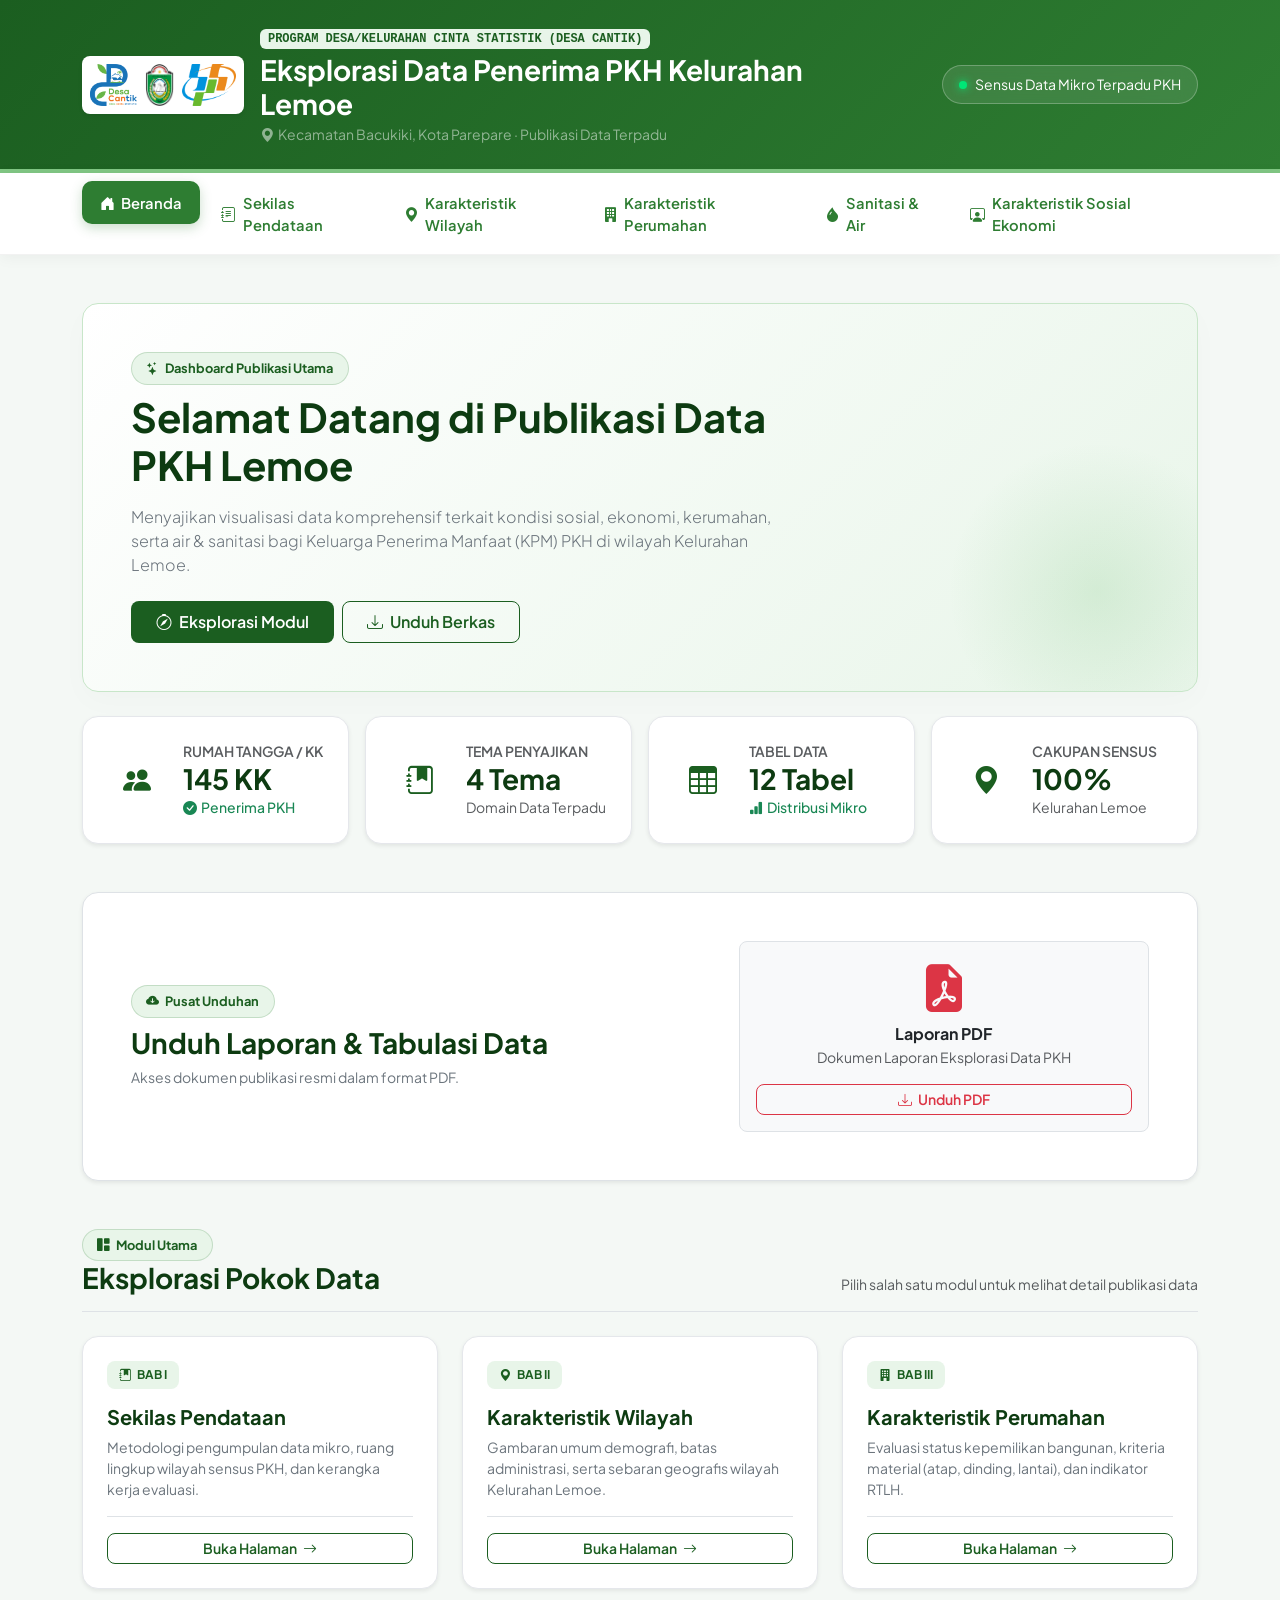
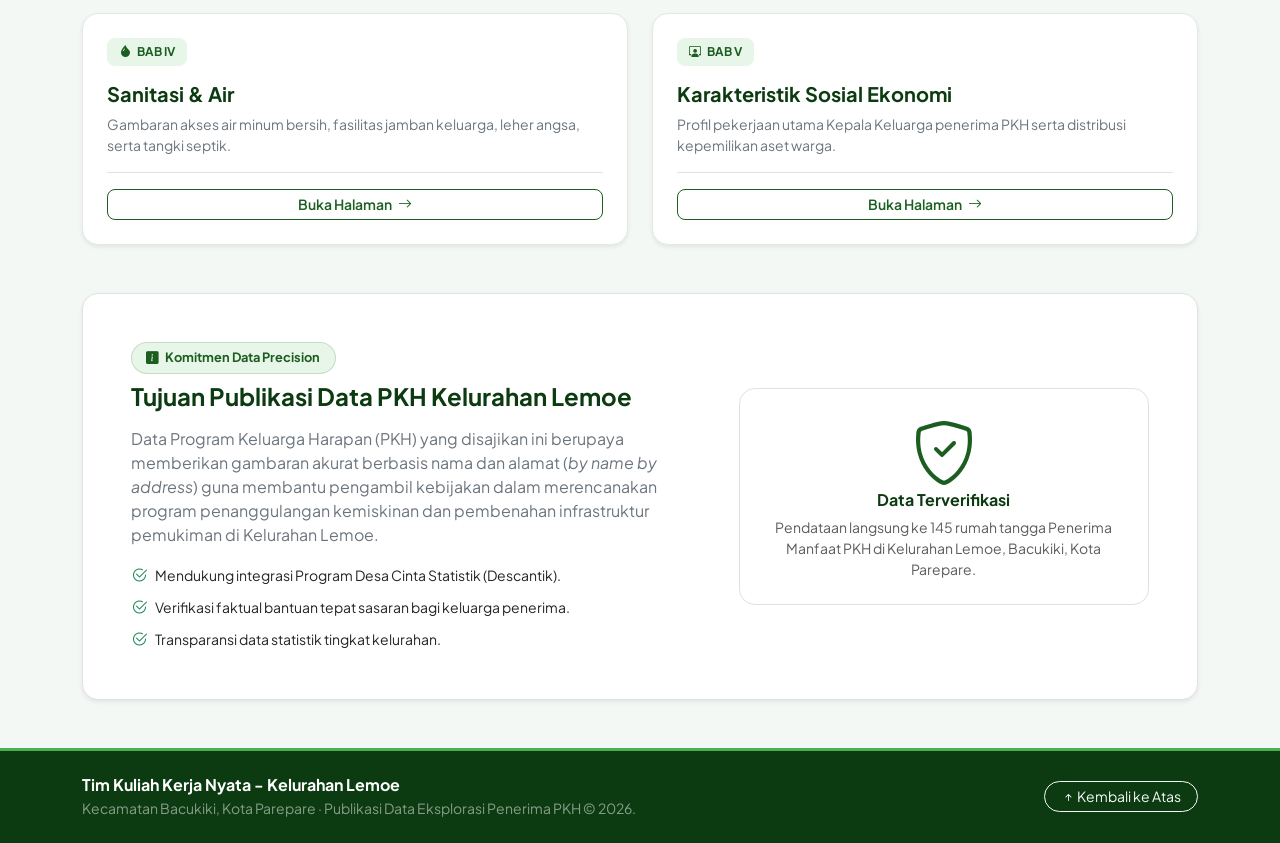
<file: index.html>
<!DOCTYPE html>
<html lang="id">
<head>
    <meta charset="UTF-8">
    <meta name="viewport" content="width=device-width, initial-scale=1.0">
    <title>Beranda - Publikasi Data PKH Kelurahan Lemoe</title>
    
    <!-- Bootstrap 5 CSS -->
    <link href="https://cdn.jsdelivr.net/npm/bootstrap@5.3.2/dist/css/bootstrap.min.css" rel="stylesheet">
    <!-- Bootstrap Icons -->
    <link rel="stylesheet" href="https://cdn.jsdelivr.net/npm/bootstrap-icons@1.11.1/font/bootstrap-icons.css">
    <!-- Google Fonts -->
    <link href="https://fonts.googleapis.com/css2?family=Plus+Jakarta+Sans:wght@300;400;500;600;700;800&display=swap" rel="stylesheet">
    <!-- Custom CSS -->
    <link rel="stylesheet" href="css/style.css">
</head>
<body>

    <!-- Header Section -->
    <header class="hero-header py-4">
        <div class="container">
            <div class="row align-items-center g-3">
                <div class="col-lg-8">
                    <div class="d-flex align-items-center gap-3 flex-column flex-sm-row text-center text-sm-start">
                        <div class="logo-container d-flex align-items-center justify-content-center gap-2 bg-white p-2 rounded-3 shadow-sm">
                            <img src="assets/logo/logo1.png" alt="Logo 1" class="header-logo" onerror="this.src='https://via.placeholder.com/50x50?text=Logo+1'">
                            <img src="assets/logo/logo2.png" alt="Logo 2" class="header-logo" onerror="this.src='https://via.placeholder.com/50x50?text=Logo+2'">
                            <img src="assets/logo/logo3.png" alt="Logo 3" class="header-logo" onerror="this.src='https://via.placeholder.com/50x50?text=Logo+3'">
                        </div>
                        <div>
                            <span class="badge bg-green-subtle text-green fw-semibold mb-1 tracking-wider text-uppercase font-monospace">
                                Program Desa/Kelurahan Cinta Statistik (Desa Cantik)
                            </span>
                            <h1 class="h3 mb-1 fw-bold text-white">Eksplorasi Data Penerima PKH Kelurahan Lemoe</h1>
                            <p class="mb-0 text-white-50 small">
                                <i class="bi bi-geo-alt-fill me-1"></i>Kecamatan Bacukiki, Kota Parepare · Publikasi Data Terpadu
                            </p>
                        </div>
                    </div>
                </div>
                <div class="col-lg-4 text-lg-end text-center">
                    <div class="header-badge-status d-inline-flex align-items-center gap-2 px-3 py-2 rounded-pill bg-white bg-opacity-10 text-white border border-white border-opacity-25 small backdrop-blur">
                        <span class="status-dot"></span>
                        <span>Sensus Data Mikro Terpadu PKH</span>
                    </div>
                </div>
            </div>
        </div>
    </header>

    <!-- Navigation Bar -->
    <nav class="navbar navbar-expand-lg custom-navbar sticky-top">
        <div class="container">
            <button class="navbar-toggler w-100 my-2 border-0 shadow-none d-lg-none" type="button" data-bs-toggle="collapse" data-bs-target="#mainNav" aria-controls="mainNav" aria-expanded="false" aria-label="Toggle navigation">
                <span class="d-flex justify-content-between align-items-center fw-bold text-success">
                    <span><i class="bi bi-grid-fill me-2"></i>Menu Navigasi</span>
                    <i class="bi bi-chevron-expand fs-5"></i>
                </span>
            </button>
            <div class="collapse navbar-collapse" id="mainNav">
                <ul class="navbar-nav me-auto gap-1 py-2 py-lg-0">
                    <li class="nav-item">
                        <a class="nav-link active" href="index.html">
                            <i class="bi bi-house-door-fill"></i> Beranda
                        </a>
                    </li>
                    <li class="nav-item">
                        <a class="nav-link" href="metodologi.html">
                            <i class="bi bi-journal-text"></i> Sekilas Pendataan
                        </a>
                    </li>
                    <li class="nav-item">
                        <a class="nav-link" href="karakteristik-wilayah.html">
                            <i class="bi bi-geo-alt-fill"></i> Karakteristik Wilayah
                        </a>
                    </li>
                    <li class="nav-item">
                        <a class="nav-link" href="karakteristik-perumahan.html">
                            <i class="bi bi-building-fill"></i> Karakteristik Perumahan
                        </a>
                    </li>
                    <li class="nav-item">
                        <a class="nav-link" href="sanitasi-dan-air.html">
                            <i class="bi bi-droplet-fill"></i> Sanitasi & Air
                        </a>
                    </li>
                    <li class="nav-item">
                        <a class="nav-link" href="sosial-ekonomi.html">
                            <i class="bi bi-person-workspace"></i> Karakteristik Sosial Ekonomi
                        </a>
                    </li>
                </ul>
            </div>
        </div>
    </nav>

    <!-- Main Content -->
    <main class="container py-4 py-lg-5">
        
        <!-- Welcome Hero Banner -->
        <div class="welcome-banner p-4 p-md-5 mb-4 rounded-4 position-relative overflow-hidden">
            <div class="row align-items-center position-relative z-1">
                <div class="col-lg-8">
                    <span class="section-badge mb-2">
                        <i class="bi bi-stars me-1"></i> Dashboard Publikasi Utama
                    </span>
                    <h2 class="display-6 fw-bold text-dark-green mb-3">
                        Selamat Datang di Publikasi Data PKH Lemoe
                    </h2>
                    <p class="lead text-secondary mb-4 fs-6 fs-md-5">
                        Menyajikan visualisasi data komprehensif terkait kondisi sosial, ekonomi, kerumahan, serta air & sanitasi bagi Keluarga Penerima Manfaat (KPM) PKH di wilayah Kelurahan Lemoe.
                    </p>
                    <div class="d-flex flex-wrap gap-2">
                        <a href="#modul-data" class="btn btn-green px-4 py-2 rounded-3 text-white font-semibold">
                            <i class="bi bi-compass me-1"></i> Eksplorasi Modul
                        </a>
                        <a href="#unduh-data" class="btn btn-outline-green px-4 py-2 rounded-3 font-semibold">
                            <i class="bi bi-download me-1"></i> Unduh Berkas
                        </a>
                    </div>
                </div>
            </div>
            <div class="banner-bg-shape"></div>
        </div>

        <!-- Metric Summary Cards (Cakupan Pendataan PKH) -->
        <div class="row g-3 mb-5">
            <div class="col-12 col-sm-6 col-lg-3">
                <div class="stat-card p-3 p-md-4 rounded-4 bg-white border shadow-sm h-100">
                    <div class="d-flex align-items-center gap-3">
                        <div class="stat-icon bg-light-green text-green rounded-3 p-3 fs-3">
                            <i class="bi bi-people-fill"></i>
                        </div>
                        <div>
                            <span class="text-muted text-uppercase small fw-semibold d-block">Rumah Tangga / KK</span>
                            <h3 class="fw-bold mb-0 text-dark-green">145 KK</h3>
                            <small class="text-success fw-medium"><i class="bi bi-check-circle-fill me-1"></i>Penerima PKH</small>
                        </div>
                    </div>
                </div>
            </div>
            <div class="col-12 col-sm-6 col-lg-3">
                <div class="stat-card p-3 p-md-4 rounded-4 bg-white border shadow-sm h-100">
                    <div class="d-flex align-items-center gap-3">
                        <div class="stat-icon bg-light-green text-green rounded-3 p-3 fs-3">
                            <i class="bi bi-journal-bookmark-fill"></i>
                        </div>
                        <div>
                            <span class="text-muted text-uppercase small fw-semibold d-block">Tema Penyajikan</span>
                            <h3 class="fw-bold mb-0 text-dark-green">4 Tema</h3>
                            <small class="text-muted">Domain Data Terpadu</small>
                        </div>
                    </div>
                </div>
            </div>
            <div class="col-12 col-sm-6 col-lg-3">
                <div class="stat-card p-3 p-md-4 rounded-4 bg-white border shadow-sm h-100">
                    <div class="d-flex align-items-center gap-3">
                        <div class="stat-icon bg-light-green text-green rounded-3 p-3 fs-3">
                            <i class="bi bi-table"></i>
                        </div>
                        <div>
                            <span class="text-muted text-uppercase small fw-semibold d-block">Tabel Data</span>
                            <h3 class="fw-bold mb-0 text-dark-green">12 Tabel</h3>
                            <small class="text-success fw-medium"><i class="bi bi-bar-chart-fill me-1"></i>Distribusi Mikro</small>
                        </div>
                    </div>
                </div>
            </div>
            <div class="col-12 col-sm-6 col-lg-3">
                <div class="stat-card p-3 p-md-4 rounded-4 bg-white border shadow-sm h-100">
                    <div class="d-flex align-items-center gap-3">
                        <div class="stat-icon bg-light-green text-green rounded-3 p-3 fs-3">
                            <i class="bi bi-geo-alt-fill"></i>
                        </div>
                        <div>
                            <span class="text-muted text-uppercase small fw-semibold d-block">Cakupan Sensus</span>
                            <h3 class="fw-bold mb-0 text-dark-green">100%</h3>
                            <small class="text-muted">Kelurahan Lemoe</small>
                        </div>
                    </div>
                </div>
            </div>
        </div>

        <!-- Section Download File PDF & Excel -->
        <div id="unduh-data" class="mb-5">
            <div class="p-4 p-md-5 rounded-4 border shadow-sm bg-white">
                <div class="row align-items-center g-4">
                    <div class="col-lg-7"> <!-- Ubah dari col-lg-6 ke col-lg-7 agar teks lebih luas -->
                        <span class="section-badge mb-2"><i class="bi bi-cloud-arrow-down-fill me-1"></i> Pusat Unduhan</span>
                        <h3 class="fw-bold text-dark-green mb-2">Unduh Laporan & Tabulasi Data</h3>
                        <p class="text-secondary small mb-0">
                            Akses dokumen publikasi resmi dalam format PDF.
                        </p>
                    </div>
                    <div class="col-lg-5"> <!-- Ubah dari col-lg-6 ke col-lg-5 -->
                        <div class="row">
                            <!-- Download PDF -->
                            <div class="col-12"> <!-- Ubah dari col-sm-6 ke col-12 agar selebar kolom -->
                                <div class="p-3 border rounded-3 bg-light text-center h-100 d-flex flex-column justify-content-between">
                                    <div>
                                        <i class="bi bi-file-earmark-pdf-fill text-danger display-5 mb-2 d-block"></i>
                                        <h6 class="fw-bold text-dark mb-1">Laporan PDF</h6>
                                        <small class="text-muted d-block mb-3">Dokumen Laporan Eksplorasi Data PKH</small>
                                    </div>
                                    <a href="assets/files/publikasi-pkh-lemoe.pdf" download class="btn btn-outline-danger btn-sm w-100 rounded-3 font-semibold">
                                        <i class="bi bi-download me-1"></i> Unduh PDF
                                    </a>
                                </div>
                            </div>
                        </div>
                    </div>
                </div>
            </div>
        </div>

        <!-- Section Title Modul -->
        <div id="modul-data" class="d-flex justify-content-between align-items-end mb-4 border-bottom pb-3">
            <div>
                <span class="section-badge"><i class="bi bi-grid-1x2-fill me-1"></i> Modul Utama</span>
                <h3 class="fw-bold text-dark-green mb-0">Eksplorasi Pokok Data</h3>
            </div>
            <small class="text-muted d-none d-md-block">Pilih salah satu modul untuk melihat detail publikasi data</small>
        </div>

        <!-- Grid Cards Modul Data -->
        <div class="row g-4 mb-5">
            <!-- Card 1: Sekilas Pendataan -->
            <div class="col-md-6 col-lg-4">
                <div class="modul-card card h-100 border-0 rounded-4 shadow-sm">
                    <div class="card-body p-4 d-flex flex-column justify-content-between">
                        <div>
                            <div class="card-badge bg-green-subtle text-green mb-3">
                                <i class="bi bi-journal-bookmark-fill me-1"></i> BAB I
                            </div>
                            <h5 class="card-title fw-bold text-dark-green mb-2">Sekilas Pendataan</h5>
                            <p class="card-text text-secondary small">
                                Metodologi pengumpulan data mikro, ruang lingkup wilayah sensus PKH, dan kerangka kerja evaluasi.
                            </p>
                        </div>
                        <div class="pt-3 border-top mt-3">
                            <a href="metodologi.html" class="btn btn-outline-green btn-sm w-100 rounded-3 font-semibold">
                                Buka Halaman <i class="bi bi-arrow-right ms-1"></i>
                            </a>
                        </div>
                    </div>
                </div>
            </div>

            <!-- Card 2: Karakteristik Wilayah -->
            <div class="col-md-6 col-lg-4">
                <div class="modul-card card h-100 border-0 rounded-4 shadow-sm">
                    <div class="card-body p-4 d-flex flex-column justify-content-between">
                        <div>
                            <div class="card-badge bg-green-subtle text-green mb-3">
                                <i class="bi bi-geo-alt-fill me-1"></i> BAB II
                            </div>
                            <h5 class="card-title fw-bold text-dark-green mb-2">Karakteristik Wilayah</h5>
                            <p class="card-text text-secondary small">
                                Gambaran umum demografi, batas administrasi, serta sebaran geografis wilayah Kelurahan Lemoe.
                            </p>
                        </div>
                        <div class="pt-3 border-top mt-3">
                            <a href="karakteristik-wilayah.html" class="btn btn-outline-green btn-sm w-100 rounded-3 font-semibold">
                                Buka Halaman <i class="bi bi-arrow-right ms-1"></i>
                            </a>
                        </div>
                    </div>
                </div>
            </div>

            <!-- Card 3: Karakteristik Perumahan -->
            <div class="col-md-6 col-lg-4">
                <div class="modul-card card h-100 border-0 rounded-4 shadow-sm">
                    <div class="card-body p-4 d-flex flex-column justify-content-between">
                        <div>
                            <div class="card-badge bg-green-subtle text-green mb-3">
                                <i class="bi bi-building-fill me-1"></i> BAB III
                            </div>
                            <h5 class="card-title fw-bold text-dark-green mb-2">Karakteristik Perumahan</h5>
                            <p class="card-text text-secondary small">
                                Evaluasi status kepemilikan bangunan, kriteria material (atap, dinding, lantai), dan indikator RTLH.
                            </p>
                        </div>
                        <div class="pt-3 border-top mt-3">
                            <a href="karakteristik-perumahan.html" class="btn btn-outline-green btn-sm w-100 rounded-3 font-semibold">
                                Buka Halaman <i class="bi bi-arrow-right ms-1"></i>
                            </a>
                        </div>
                    </div>
                </div>
            </div>

            <!-- Card 4: Sanitasi & Air -->
            <div class="col-md-6 col-lg-6">
                <div class="modul-card card h-100 border-0 rounded-4 shadow-sm">
                    <div class="card-body p-4 d-flex flex-column justify-content-between">
                        <div>
                            <div class="card-badge bg-green-subtle text-green mb-3">
                                <i class="bi bi-droplet-fill me-1"></i> BAB IV
                            </div>
                            <h5 class="card-title fw-bold text-dark-green mb-2">Sanitasi & Air</h5>
                            <p class="card-text text-secondary small">
                                Gambaran akses air minum bersih, fasilitas jamban keluarga, leher angsa, serta tangki septik.
                            </p>
                        </div>
                        <div class="pt-3 border-top mt-3">
                            <a href="sanitasi-dan-air.html" class="btn btn-outline-green btn-sm w-100 rounded-3 font-semibold">
                                Buka Halaman <i class="bi bi-arrow-right ms-1"></i>
                            </a>
                        </div>
                    </div>
                </div>
            </div>

            <!-- Card 5: Karakteristik Sosial Ekonomi -->
            <div class="col-md-6 col-lg-6">
                <div class="modul-card card h-100 border-0 rounded-4 shadow-sm">
                    <div class="card-body p-4 d-flex flex-column justify-content-between">
                        <div>
                            <div class="card-badge bg-green-subtle text-green mb-3">
                                <i class="bi bi-person-workspace me-1"></i> BAB V
                            </div>
                            <h5 class="card-title fw-bold text-dark-green mb-2">Karakteristik Sosial Ekonomi</h5>
                            <p class="card-text text-secondary small">
                                Profil pekerjaan utama Kepala Keluarga penerima PKH serta distribusi kepemilikan aset warga.
                            </p>
                        </div>
                        <div class="pt-3 border-top mt-3">
                            <a href="sosial-ekonomi.html" class="btn btn-outline-green btn-sm w-100 rounded-3 font-semibold">
                                Buka Halaman <i class="bi bi-arrow-right ms-1"></i>
                            </a>
                        </div>
                    </div>
                </div>
            </div>
        </div>

        <!-- Highlight Informatif tentang PKH Lemoe -->
        <div class="bg-white p-4 p-md-5 rounded-4 border shadow-sm">
            <div class="row align-items-center g-4">
                <div class="col-lg-7">
                    <span class="section-badge mb-2"><i class="bi bi-info-square-fill me-1"></i> Komitmen Data Precision</span>
                    <h4 class="fw-bold text-dark-green mb-3">Tujuan Publikasi Data PKH Kelurahan Lemoe</h4>
                    <p class="text-secondary mb-3 small fs-6">
                        Data Program Keluarga Harapan (PKH) yang disajikan ini berupaya memberikan gambaran akurat berbasis nama dan alamat (<em>by name by address</em>) guna membantu pengambil kebijakan dalam merencanakan program penanggulangan kemiskinan dan pembenahan infrastruktur pemukiman di Kelurahan Lemoe.
                    </p>
                    <ul class="list-unstyled d-flex flex-column gap-2 mb-0 text-dark small">
                        <li><i class="bi bi-check2-circle text-success me-2 fs-6"></i>Mendukung integrasi Program Desa Cinta Statistik (Descantik).</li>
                        <li><i class="bi bi-check2-circle text-success me-2 fs-6"></i>Verifikasi faktual bantuan tepat sasaran bagi keluarga penerima.</li>
                        <li><i class="bi bi-check2-circle text-success me-2 fs-6"></i>Transparansi data statistik tingkat kelurahan.</li>
                    </ul>
                </div>
                <div class="col-lg-5 text-center">
                    <div class="p-4 rounded-4 bg-light-green border border-green border-opacity-25">
                        <i class="bi bi-shield-check display-3 text-green mb-2"></i>
                        <h6 class="fw-bold text-dark-green">Data Terverifikasi</h6>
                        <p class="small text-muted mb-0">
                            Pendataan langsung ke 145 rumah tangga Penerima Manfaat PKH di Kelurahan Lemoe, Bacukiki, Kota Parepare.
                        </p>
                    </div>
                </div>
            </div>
        </div>

    </main>

    <!-- Footer -->
    <footer class="footer-custom py-4 mt-auto">
        <div class="container text-center text-md-start">
            <div class="row align-items-center g-3">
                <div class="col-md-8">
                    <h6 class="fw-bold text-white mb-1">Tim Kuliah Kerja Nyata - Kelurahan Lemoe</h6>
                    <p class="small text-white-50 mb-0">
                        Kecamatan Bacukiki, Kota Parepare · Publikasi Data Eksplorasi Penerima PKH &copy; 2026.
                    </p>
                </div>
                <div class="col-md-4 text-md-end">
                    <a href="#" class="btn btn-sm btn-outline-light rounded-pill px-3">
                        <i class="bi bi-arrow-up-short"></i> Kembali ke Atas
                    </a>
                </div>
            </div>
        </div>
    </footer>

    <!-- Bootstrap Bundle JS -->
    <script src="https://cdn.jsdelivr.net/npm/bootstrap@5.3.2/dist/js/bootstrap.bundle.min.js"></script>
    <!-- Custom JS -->
    <script src="js/script.js"></script>
</body>
</html>
</file>
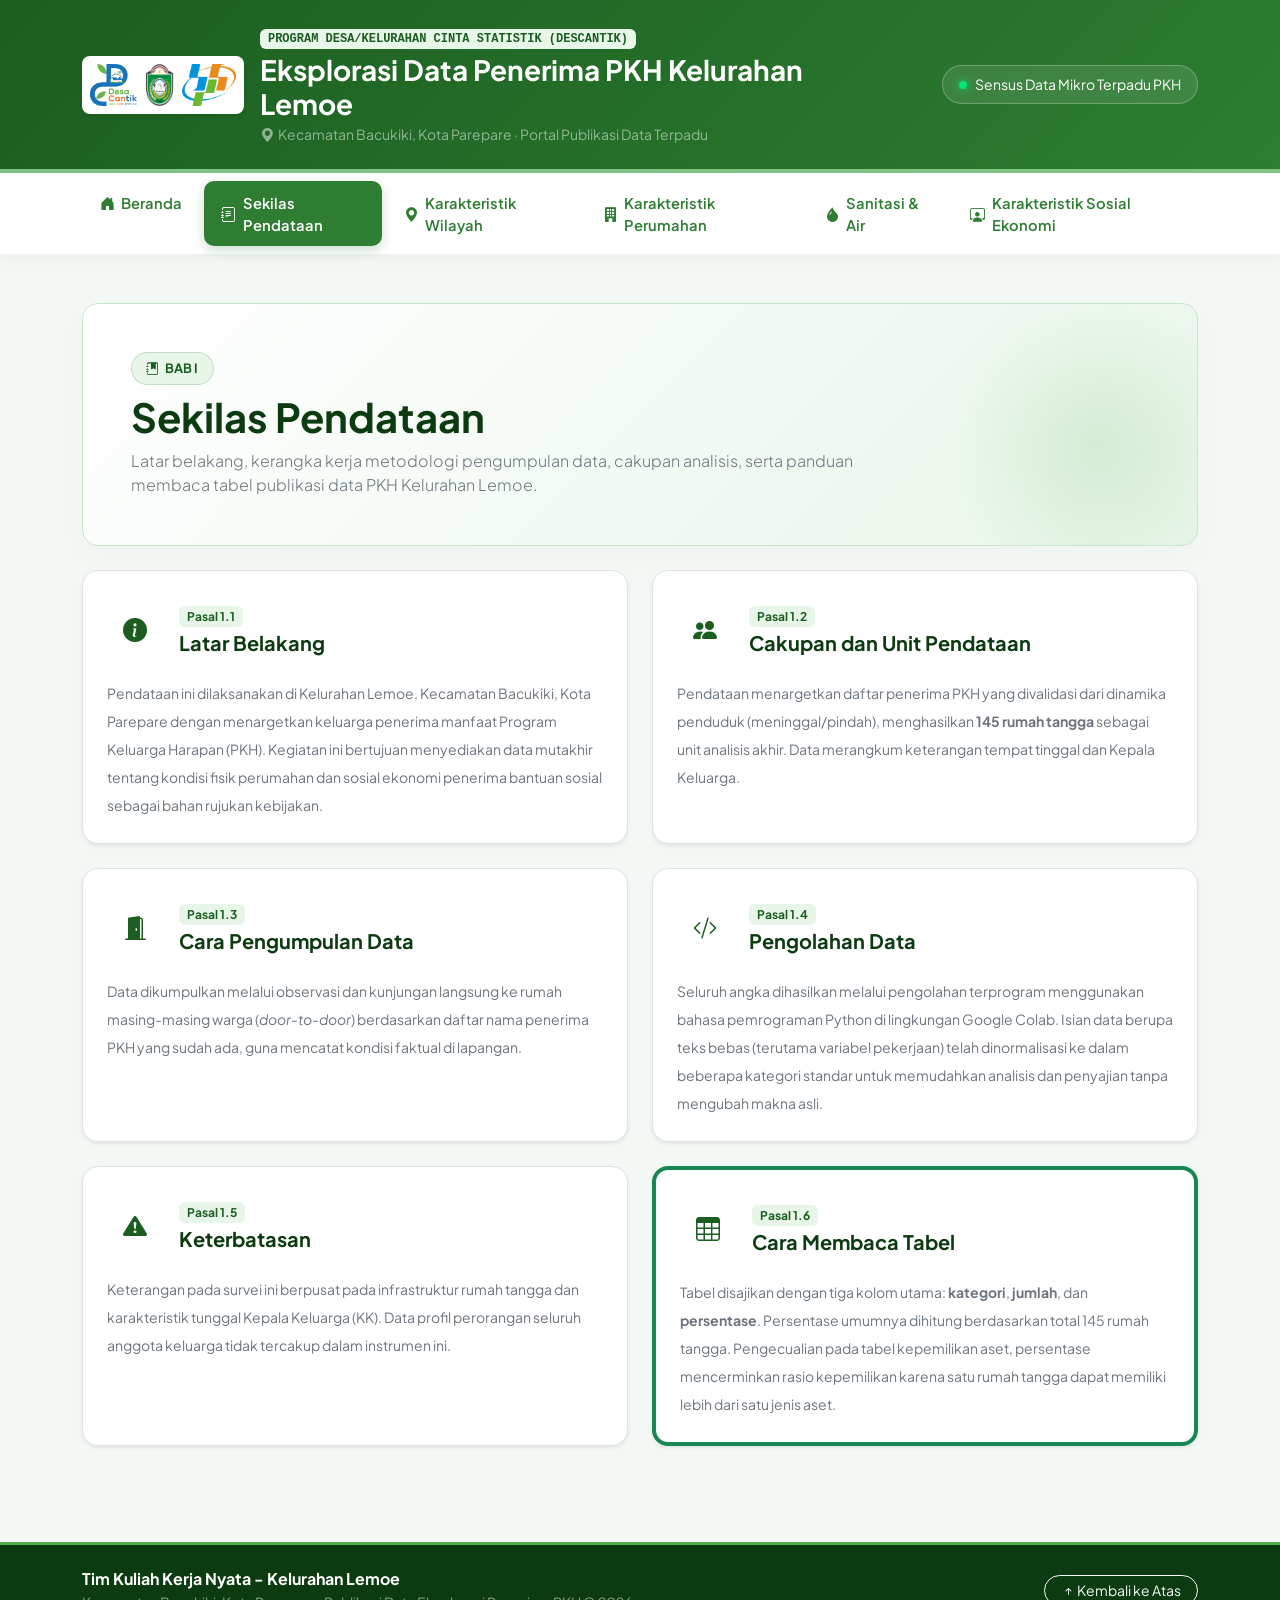
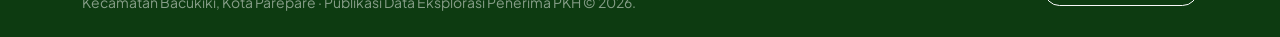
<file: metodologi.html>
<!DOCTYPE html>
<html lang="id">
<head>
    <meta charset="UTF-8">
    <meta name="viewport" content="width=device-width, initial-scale=1.0">
    <title>Sekilas Pendataan - Publikasi Data PKH Kelurahan Lemoe</title>
    
    <!-- Bootstrap 5 CSS -->
    <link href="https://cdn.jsdelivr.net/npm/bootstrap@5.3.2/dist/css/bootstrap.min.css" rel="stylesheet">
    <!-- Bootstrap Icons -->
    <link rel="stylesheet" href="https://cdn.jsdelivr.net/npm/bootstrap-icons@1.11.1/font/bootstrap-icons.css">
    <!-- Google Fonts -->
    <link href="https://fonts.googleapis.com/css2?family=Plus+Jakarta+Sans:wght@300;400;500;600;700;800&display=swap" rel="stylesheet">
    <!-- Custom CSS -->
    <link rel="stylesheet" href="css/style.css">
</head>
<body>

    <!-- Header Section -->
    <header class="hero-header py-4">
        <div class="container">
            <div class="row align-items-center g-3">
                <div class="col-lg-8">
                    <div class="d-flex align-items-center gap-3 flex-wrap flex-sm-nowrap text-center text-sm-start">
                        <div class="logo-container d-flex align-items-center gap-2 bg-white p-2 rounded-3 shadow-sm">
                            <img src="assets/logo/logo1.png" alt="Logo 1" class="header-logo" onerror="this.src='https://via.placeholder.com/50x50?text=Logo+1'">
                            <img src="assets/logo/logo2.png" alt="Logo 2" class="header-logo" onerror="this.src='https://via.placeholder.com/50x50?text=Logo+2'">
                            <img src="assets/logo/logo3.png" alt="Logo 3" class="header-logo" onerror="this.src='https://via.placeholder.com/50x50?text=Logo+3'">
                        </div>
                        <div>
                            <span class="badge bg-green-subtle text-green fw-semibold mb-1 tracking-wider text-uppercase font-monospace">
                                Program Desa/Kelurahan Cinta Statistik (Descantik)
                            </span>
                            <h1 class="h3 mb-1 fw-bold text-white">Eksplorasi Data Penerima PKH Kelurahan Lemoe</h1>
                            <p class="mb-0 text-white-50 small">
                                <i class="bi bi-geo-alt-fill me-1"></i>Kecamatan Bacukiki, Kota Parepare · Portal Publikasi Data Terpadu
                            </p>
                        </div>
                    </div>
                </div>
                <div class="col-lg-4 text-lg-end text-center">
                    <div class="header-badge-status d-inline-flex align-items-center gap-2 px-3 py-2 rounded-pill bg-white bg-opacity-10 text-white border border-white border-opacity-25 small backdrop-blur">
                        <span class="status-dot"></span>
                        <span>Sensus Data Mikro Terpadu PKH</span>
                    </div>
                </div>
            </div>
        </div>
    </header>

    <!-- Navigation Bar -->
    <!-- Navigation Bar -->
    <nav class="navbar navbar-expand-lg custom-navbar sticky-top">
        <div class="container">
            <button
                class="navbar-toggler w-100 my-2 border-0 shadow-none d-lg-none"
                type="button"
                data-bs-toggle="collapse"
                data-bs-target="#mainNav"
                aria-controls="mainNav"
                aria-expanded="false"
                aria-label="Toggle navigation">
                <span class="d-flex justify-content-between align-items-center fw-bold text-success">
                    <span>
                        <i class="bi bi-grid-fill me-2"></i>Menu Navigasi
                    </span>
                    <i class="bi bi-chevron-expand fs-5"></i>
                </span>
            </button>
            <div class="collapse navbar-collapse" id="mainNav">
                <ul class="navbar-nav me-auto gap-1 py-2 py-lg-0">
                    <li class="nav-item">
                        <a class="nav-link" href="index.html">
                            <i class="bi bi-house-door-fill"></i> Beranda
                        </a>
                    </li>
                    <li class="nav-item">
                        <a class="nav-link active" href="metodologi.html">
                            <i class="bi bi-journal-text"></i> Sekilas Pendataan
                        </a>
                    </li>
                    <li class="nav-item">
                        <a class="nav-link" href="karakteristik-wilayah.html">
                            <i class="bi bi-geo-alt-fill"></i> Karakteristik Wilayah
                        </a>
                    </li>
                    <li class="nav-item">
                        <a class="nav-link" href="karakteristik-perumahan.html">
                            <i class="bi bi-building-fill"></i> Karakteristik Perumahan
                        </a>
                    </li>
                    <li class="nav-item">
                        <a class="nav-link" href="sanitasi-dan-air.html">
                            <i class="bi bi-droplet-fill"></i> Sanitasi & Air
                        </a>
                    </li>
                    <li class="nav-item">
                        <a class="nav-link" href="sosial-ekonomi.html">
                            <i class="bi bi-person-workspace"></i> Karakteristik Sosial Ekonomi
                        </a>
                    </li>
                </ul>
            </div>
        </div>
    </nav>

    <!-- Main Content -->
    <main class="container py-4 py-lg-5">

        <!-- Page Header Card -->
        <div class="welcome-banner p-4 p-md-5 mb-4 rounded-4 position-relative overflow-hidden">
            <div class="row align-items-center position-relative z-1">
                <div class="col-lg-9">
                    <span class="section-badge mb-2">
                        <i class="bi bi-journal-bookmark-fill me-1"></i> BAB I
                    </span>
                    <h2 class="display-6 fw-bold text-dark-green mb-2">Sekilas Pendataan</h2>
                    <p class="lead text-secondary mb-0 fs-6">
                        Latar belakang, kerangka kerja metodologi pengumpulan data, cakupan analisis, serta panduan membaca tabel publikasi data PKH Kelurahan Lemoe.
                    </p>
                </div>
            </div>
            <div class="banner-bg-shape"></div>
        </div>

        <!-- Content Grid Section -->
        <div class="row g-4 mb-5">

            <!-- 1.1 Latar Belakang -->
            <div class="col-md-6">
                <div class="bg-white p-4 rounded-4 border shadow-sm h-100 position-relative">
                    <div class="d-flex align-items-center gap-3 mb-3">
                        <div class="stat-icon bg-light-green text-green rounded-3 p-3 fs-4">
                            <i class="bi bi-info-circle-fill"></i>
                        </div>
                        <div>
                            <span class="badge bg-green-subtle text-green fw-bold mb-1">Pasal 1.1</span>
                            <h5 class="fw-bold text-dark-green mb-0">Latar Belakang</h5>
                        </div>
                    </div>
                    <p class="text-secondary small mb-0 lh-lg">
                        Pendataan ini dilaksanakan di Kelurahan Lemoe, Kecamatan Bacukiki, Kota Parepare dengan menargetkan keluarga penerima manfaat Program Keluarga Harapan (PKH). Kegiatan ini bertujuan menyediakan data mutakhir tentang kondisi fisik perumahan dan sosial ekonomi penerima bantuan sosial sebagai bahan rujukan kebijakan.
                    </p>
                </div>
            </div>

            <!-- 1.2 Cakupan dan Unit Pendataan -->
            <div class="col-md-6">
                <div class="bg-white p-4 rounded-4 border shadow-sm h-100 position-relative">
                    <div class="d-flex align-items-center gap-3 mb-3">
                        <div class="stat-icon bg-light-green text-green rounded-3 p-3 fs-4">
                            <i class="bi bi-people-fill"></i>
                        </div>
                        <div>
                            <span class="badge bg-green-subtle text-green fw-bold mb-1">Pasal 1.2</span>
                            <h5 class="fw-bold text-dark-green mb-0">Cakupan dan Unit Pendataan</h5>
                        </div>
                    </div>
                    <p class="text-secondary small mb-0 lh-lg">
                        Pendataan menargetkan daftar penerima PKH yang divalidasi dari dinamika penduduk (meninggal/pindah), menghasilkan <strong>145 rumah tangga</strong> sebagai unit analisis akhir. Data merangkum keterangan tempat tinggal dan Kepala Keluarga.
                    </p>
                </div>
            </div>

            <!-- 1.3 Cara Pengumpulan Data -->
            <div class="col-md-6">
                <div class="bg-white p-4 rounded-4 border shadow-sm h-100 position-relative">
                    <div class="d-flex align-items-center gap-3 mb-3">
                        <div class="stat-icon bg-light-green text-green rounded-3 p-3 fs-4">
                            <i class="bi bi-door-open-fill"></i>
                        </div>
                        <div>
                            <span class="badge bg-green-subtle text-green fw-bold mb-1">Pasal 1.3</span>
                            <h5 class="fw-bold text-dark-green mb-0">Cara Pengumpulan Data</h5>
                        </div>
                    </div>
                    <p class="text-secondary small mb-0 lh-lg">
                        Data dikumpulkan melalui observasi dan kunjungan langsung ke rumah masing-masing warga (<em>door-to-door</em>) berdasarkan daftar nama penerima PKH yang sudah ada, guna mencatat kondisi faktual di lapangan.
                    </p>
                </div>
            </div>

            <!-- 1.4 Pengolahan Data -->
            <div class="col-md-6">
                <div class="bg-white p-4 rounded-4 border shadow-sm h-100 position-relative">
                    <div class="d-flex align-items-center gap-3 mb-3">
                        <div class="stat-icon bg-light-green text-green rounded-3 p-3 fs-4">
                            <i class="bi bi-code-slash"></i>
                        </div>
                        <div>
                            <span class="badge bg-green-subtle text-green fw-bold mb-1">Pasal 1.4</span>
                            <h5 class="fw-bold text-dark-green mb-0">Pengolahan Data</h5>
                        </div>
                    </div>
                    <p class="text-secondary small mb-0 lh-lg">
                        Seluruh angka dihasilkan melalui pengolahan terprogram menggunakan bahasa pemrograman Python di lingkungan Google Colab. Isian data berupa teks bebas (terutama variabel pekerjaan) telah dinormalisasi ke dalam beberapa kategori standar untuk memudahkan analisis dan penyajian tanpa mengubah makna asli.
                    </p>
                </div>
            </div>

            <!-- 1.5 Keterbatasan -->
            <div class="col-md-6">
                <div class="bg-white p-4 rounded-4 border shadow-sm h-100 position-relative">
                    <div class="d-flex align-items-center gap-3 mb-3">
                        <div class="stat-icon bg-light-green text-green rounded-3 p-3 fs-4">
                            <i class="bi bi-exclamation-triangle-fill"></i>
                        </div>
                        <div>
                            <span class="badge bg-green-subtle text-green fw-bold mb-1">Pasal 1.5</span>
                            <h5 class="fw-bold text-dark-green mb-0">Keterbatasan</h5>
                        </div>
                    </div>
                    <p class="text-secondary small mb-0 lh-lg">
                        Keterangan pada survei ini berpusat pada infrastruktur rumah tangga dan karakteristik tunggal Kepala Keluarga (KK). Data profil perorangan seluruh anggota keluarga tidak tercakup dalam instrumen ini.
                    </p>
                </div>
            </div>

            <!-- 1.6 Cara Membaca Tabel -->
            <div class="col-md-6">
                <div class="bg-white p-4 rounded-4 border shadow-sm h-100 position-relative border-start border-4 border-success">
                    <div class="d-flex align-items-center gap-3 mb-3">
                        <div class="stat-icon bg-light-green text-green rounded-3 p-3 fs-4">
                            <i class="bi bi-table"></i>
                        </div>
                        <div>
                            <span class="badge bg-green-subtle text-green fw-bold mb-1">Pasal 1.6</span>
                            <h5 class="fw-bold text-dark-green mb-0">Cara Membaca Tabel</h5>
                        </div>
                    </div>
                    <p class="text-secondary small mb-0 lh-lg">
                        Tabel disajikan dengan tiga kolom utama: <strong>kategori</strong>, <strong>jumlah</strong>, dan <strong>persentase</strong>. Persentase umumnya dihitung berdasarkan total 145 rumah tangga. Pengecualian pada tabel kepemilikan aset, persentase mencerminkan rasio kepemilikan karena satu rumah tangga dapat memiliki lebih dari satu jenis aset.
                    </p>
                </div>
            </div>

        </div>

    </main>

    <!-- Footer -->
    <footer class="footer-custom py-4 mt-auto">
        <div class="container text-center text-md-start">
            <div class="row align-items-center g-3">
                <div class="col-md-8">
                    <h6 class="fw-bold text-white mb-1">Tim Kuliah Kerja Nyata - Kelurahan Lemoe</h6>
                    <p class="small text-white-50 mb-0">
                        Kecamatan Bacukiki, Kota Parepare · Publikasi Data Eksplorasi Penerima PKH &copy; 2026.
                    </p>
                </div>
                <div class="col-md-4 text-md-end">
                    <a href="#" class="btn btn-sm btn-outline-light rounded-pill px-3">
                        <i class="bi bi-arrow-up-short"></i> Kembali ke Atas
                    </a>
                </div>
            </div>
        </div>
    </footer>

    <!-- Bootstrap Bundle JS -->
    <script src="https://cdn.jsdelivr.net/npm/bootstrap@5.3.2/dist/js/bootstrap.bundle.min.js"></script>
    <!-- Custom JS -->
    <script src="js/script.js"></script>
</body>
</html>
</file>
<file: css/style.css>
:root {
    --primary-green: #1b5e20;
    --dark-green: #0d3b11;
    --sage-active: #2e7d32;
    --accent-green: #4caf50;
    --light-green: #e8f5e9;
    --mint-bg: #f4f8f5;
    --text-dark: #1f2937;
    --border-color: #c8e6c9;
}

html {
    scroll-behavior: smooth;
}

body {
    font-family: 'Plus Jakarta Sans', sans-serif;
    background-color: var(--mint-bg);
    color: var(--text-dark);
    min-height: 100vh;
    display: flex;
    flex-direction: column;
}

/* ==========================================
   HEADER & NAVBAR STYLING
   ========================================== */

.hero-header {
    background: linear-gradient(135deg, #1b5e20 0%, #2e7d32 100%);
    border-bottom: 4px solid #81c784;
}

.header-logo {
    height: 42px;
    width: auto;
    object-fit: contain;
}

.bg-green-subtle {
    background-color: #e8f5e9 !important;
}

.text-green {
    color: var(--primary-green) !important;
}

.text-dark-green {
    color: var(--dark-green) !important;
}

.font-semibold {
    font-weight: 600;
}

.status-dot {
    width: 8px;
    height: 8px;
    background-color: #00e676;
    border-radius: 50%;
    display: inline-block;
    box-shadow: 0 0 8px #00e676;
}

.backdrop-blur {
    backdrop-filter: blur(10px);
}

.custom-navbar {
    background-color: #ffffff;
    box-shadow: 0 2px 15px rgba(0, 0, 0, 0.05);
    border-bottom: 1px solid rgba(0, 0, 0, 0.05);
}

.navbar-nav .nav-link {
    color: #2e7d32;
    font-weight: 600;
    font-size: 0.92rem;
    padding: 0.65rem 1.1rem !important;
    transition: all 0.25s ease-in-out;
    border-radius: 10px;
    display: flex;
    align-items: center;
    gap: 0.4rem;
}

.navbar-nav .nav-link:hover, 
.navbar-nav .nav-link.active {
    color: #ffffff !important;
    background-color: var(--sage-active) !important;
    box-shadow: 0 4px 12px rgba(46, 125, 50, 0.25);
}

/* ==========================================
   BANNER & BUTTONS STYLING
   ========================================== */

.welcome-banner {
    background: linear-gradient(135deg, #ffffff 0%, #e8f5e9 100%);
    border: 1px solid var(--border-color);
    box-shadow: 0 10px 30px rgba(0, 0, 0, 0.02);
}

.banner-bg-shape {
    position: absolute;
    right: -50px;
    bottom: -50px;
    width: 300px;
    height: 300px;
    background: radial-gradient(circle, rgba(76, 175, 80, 0.15) 0%, rgba(255, 255, 255, 0) 70%);
    border-radius: 50%;
    pointer-events: none;
}

.btn-green {
    background-color: var(--primary-green);
    color: white;
    transition: all 0.25s ease;
}

.btn-green:hover {
    background-color: var(--dark-green);
    color: white;
    transform: translateY(-2px);
    box-shadow: 0 4px 12px rgba(27, 94, 32, 0.3);
}

.btn-outline-green {
    border: 1.5px solid var(--primary-green);
    color: var(--primary-green);
    transition: all 0.25s ease;
}

.btn-outline-green:hover {
    background-color: var(--primary-green);
    color: white;
    transform: translateY(-2px);
    box-shadow: 0 4px 12px rgba(27, 94, 32, 0.2);
}

/* ==========================================
   BADGES & CARDS STYLING
   ========================================== */

.section-badge {
    background-color: var(--light-green);
    color: var(--primary-green);
    font-weight: 700;
    padding: 0.35rem 0.9rem;
    border-radius: 20px;
    font-size: 0.8rem;
    display: inline-block;
    border: 1px solid rgba(46, 125, 50, 0.2);
}

.card-badge {
    display: inline-block;
    font-size: 0.75rem;
    font-weight: 700;
    padding: 0.3rem 0.75rem;
    border-radius: 8px;
}

.stat-card {
    transition: all 0.3s ease;
    border-color: #e5e7eb !important;
}

.stat-card:hover {
    transform: translateY(-4px);
    box-shadow: 0 10px 20px rgba(0, 0, 0, 0.06) !important;
    border-color: var(--border-color) !important;
}

.modul-card {
    transition: all 0.3s ease;
    border: 1px solid #e5e7eb !important;
}

.modul-card:hover {
    transform: translateY(-6px);
    box-shadow: 0 15px 30px rgba(0, 0, 0, 0.08) !important;
    border-color: var(--border-color) !important;
}

.footer-custom {
    background-color: var(--dark-green);
    color: white;
    border-top: 3px solid var(--accent-green);
    margin-top: auto;
}

/* ==========================================
   BPS TABLE STYLING (PRESISI DESAIN BPS)
   ========================================== */

.bps-table-container {
    background-color: #ffffff;
    border-radius: 12px;
    padding: 16px;
    height: 100%;
    font-family: 'Plus Jakarta Sans', sans-serif;
    box-shadow: 0 4px 12px rgba(0, 0, 0, 0.03);
}

.bps-table-badge {
    background-color: #15803d;
    color: #ffffff;
    font-weight: 700;
    font-size: 0.85rem;
    padding: 4px 10px;
    border-radius: 6px;
    display: inline-block;
}

.bps-table-header-title {
    font-size: 0.95rem;
    font-weight: 700;
    color: #15803d;
}

.bps-table {
    width: 100%;
    border-collapse: separate;
    border-spacing: 0;
    margin-top: 12px;
    margin-bottom: 12px;
    font-size: 0.875rem;
    border-radius: 8px;
    overflow: hidden;
    border: 1px solid #cbd5e1;
}

.bps-table thead tr {
    background-color: #15803d !important;
    color: #ffffff !important;
}

.bps-table thead th {
    padding: 12px 16px;
    font-weight: 700;
    border: none;
    color: #ffffff !important;
}

.bps-table tbody tr:nth-child(odd) {
    background-color: #ffffff;
}

.bps-table tbody tr:nth-child(even) {
    background-color: #f8fafc;
}

.bps-table tbody td {
    padding: 11px 16px;
    color: #334155;
    border-bottom: 1px solid #f1f5f9;
}

.bps-table tfoot tr {
    background-color: #f0fdf4;
    font-weight: 700;
}

.bps-table tfoot td {
    padding: 12px 16px;
    color: #0f172a;
    border-top: 2px solid #15803d;
}

.bps-table-footer-note {
    font-size: 0.8rem;
    color: #64748b;
    margin-top: 10px;
}

/* ==========================================
   CHART & RESPONSIVE UTILITY STYLING
   ========================================== */

.chart-container {
    position: relative;
    width: 100%;
    height: 300px;
    margin: 0 auto;
}

.chart-container-pie {
    position: relative;
    height: 280px;
    width: 100%;
    display: flex;
    justify-content: center;
    align-items: center;
}

@media (max-width: 768px) {
    .chart-container {
        height: 250px;
    }
    
    .chart-container-pie {
        height: 240px;
    }
    .welcome-banner {
        padding: 2rem 1.5rem;
    }
    .welcome-banner .display-6 {
        font-size: 2rem;
        line-height: 1.1;
    }
    .hero-header .logo-container {
        justify-content: center;
        flex-wrap: wrap;
    }
    .hero-header .d-flex.align-items-center.gap-3 {
        flex-direction: column !important;
        text-align: center !important;
    }
    .hero-header .d-flex.align-items-center.gap-3 > .logo-container,
    .hero-header .d-flex.align-items-center.gap-3 > div {
        max-width: 100%;
        width: 100%;
    }
    .hero-header .d-flex.align-items-center.gap-3 .logo-container img {
        margin-bottom: 0.5rem;
    }
    .navbar-toggler {
        width: 100%;
    }
    .navbar-nav {
        width: 100%;
    }
    .navbar-nav .nav-link {
        white-space: normal;
        word-break: break-word;
        padding-left: 0.9rem !important;
        padding-right: 0.9rem !important;
    }
    .bps-table {
        min-width: 0;
    }
    .bps-table th,
    .bps-table td {
        white-space: normal;
        word-break: break-word;
    }
    .table-responsive {
        overflow-x: auto;
        -webkit-overflow-scrolling: touch;
    }
    .chart-container-pie,
    .chart-container {
        height: auto;
        min-height: 220px;
    }
    .banner-bg-shape {
        right: -20px;
        bottom: -20px;
        width: 180px;
        height: 180px;
    }
    .bg-white.p-4.p-md-5 {
        padding: 1.5rem 1rem;
    }
    .bps-table-container {
        padding: 1rem;
    }
    .card-body {
        padding: 1.25rem;
    }
}

@media (max-width: 576px) {
    .bps-table {
        font-size: 0.82rem;
    }
    
    .bps-table thead th, 
    .bps-table tbody td, 
    .bps-table tfoot td {
        padding: 8px 10px;
    }

    .navbar-nav .nav-link {
        padding: 0.5rem 0.8rem !important;
    }
}

/* ==========================================
   TAMBAHAN PERBAIKAN MOBILE
   ========================================== */

@media (max-width: 575.98px) {
    .header-badge-status {
        margin-top: 15px;
    }
    .hero-header .logo-container {
        justify-content: center;
    }
}

@media (max-width: 991.98px) {
    .navbar-collapse {
        background-color: #f8fafc;
        border-radius: 10px;
        padding: 10px;
        margin-top: 10px;
        box-shadow: 0 4px 6px rgba(0,0,0,0.05);
    }
    .navbar-nav .nav-link {
        padding: 10px 15px !important;
        margin-bottom: 5px;
    }
}

@media (max-width: 768px) {
    .hero-header .logo-container {
        justify-content: center;
        flex-wrap: wrap;
    }
    .hero-header .d-flex.align-items-center.gap-3 {
        flex-direction: column !important;
        text-align: center !important;
    }
    .hero-header .d-flex.align-items-center.gap-3 > .logo-container,
    .hero-header .d-flex.align-items-center.gap-3 > div {
        width: 100%;
        max-width: 100%;
    }
    .hero-header .d-flex.align-items-center.gap-3 .logo-container img {
        margin-bottom: 0.5rem;
    }
    .welcome-banner {
        padding: 2rem 1.5rem;
    }
    .welcome-banner .display-6 {
        font-size: 2rem;
    }
    .navbar-nav .nav-link {
        white-space: normal;
        word-break: break-word;
    }
    .bps-table-container {
        min-width: 0;
    }
    .table-responsive {
        overflow-x: auto;
        -webkit-overflow-scrolling: touch;
    }
    .bps-table th,
    .bps-table td {
        white-space: normal;
        word-break: break-word;
    }
    .bps-table thead th,
    .bps-table tbody td,
    .bps-table tfoot td {
        padding: 10px 12px;
    }
    .chart-container-pie,
    .chart-container {
        height: auto;
        min-height: 220px;
    }
}

@media (max-width: 575.98px) {
    .stat-card .d-flex {
        flex-direction: row;
        align-items: center;
    }
    .stat-icon {
        padding: 1rem !important;
        font-size: 1.5rem !important;
    }
}
</file>
